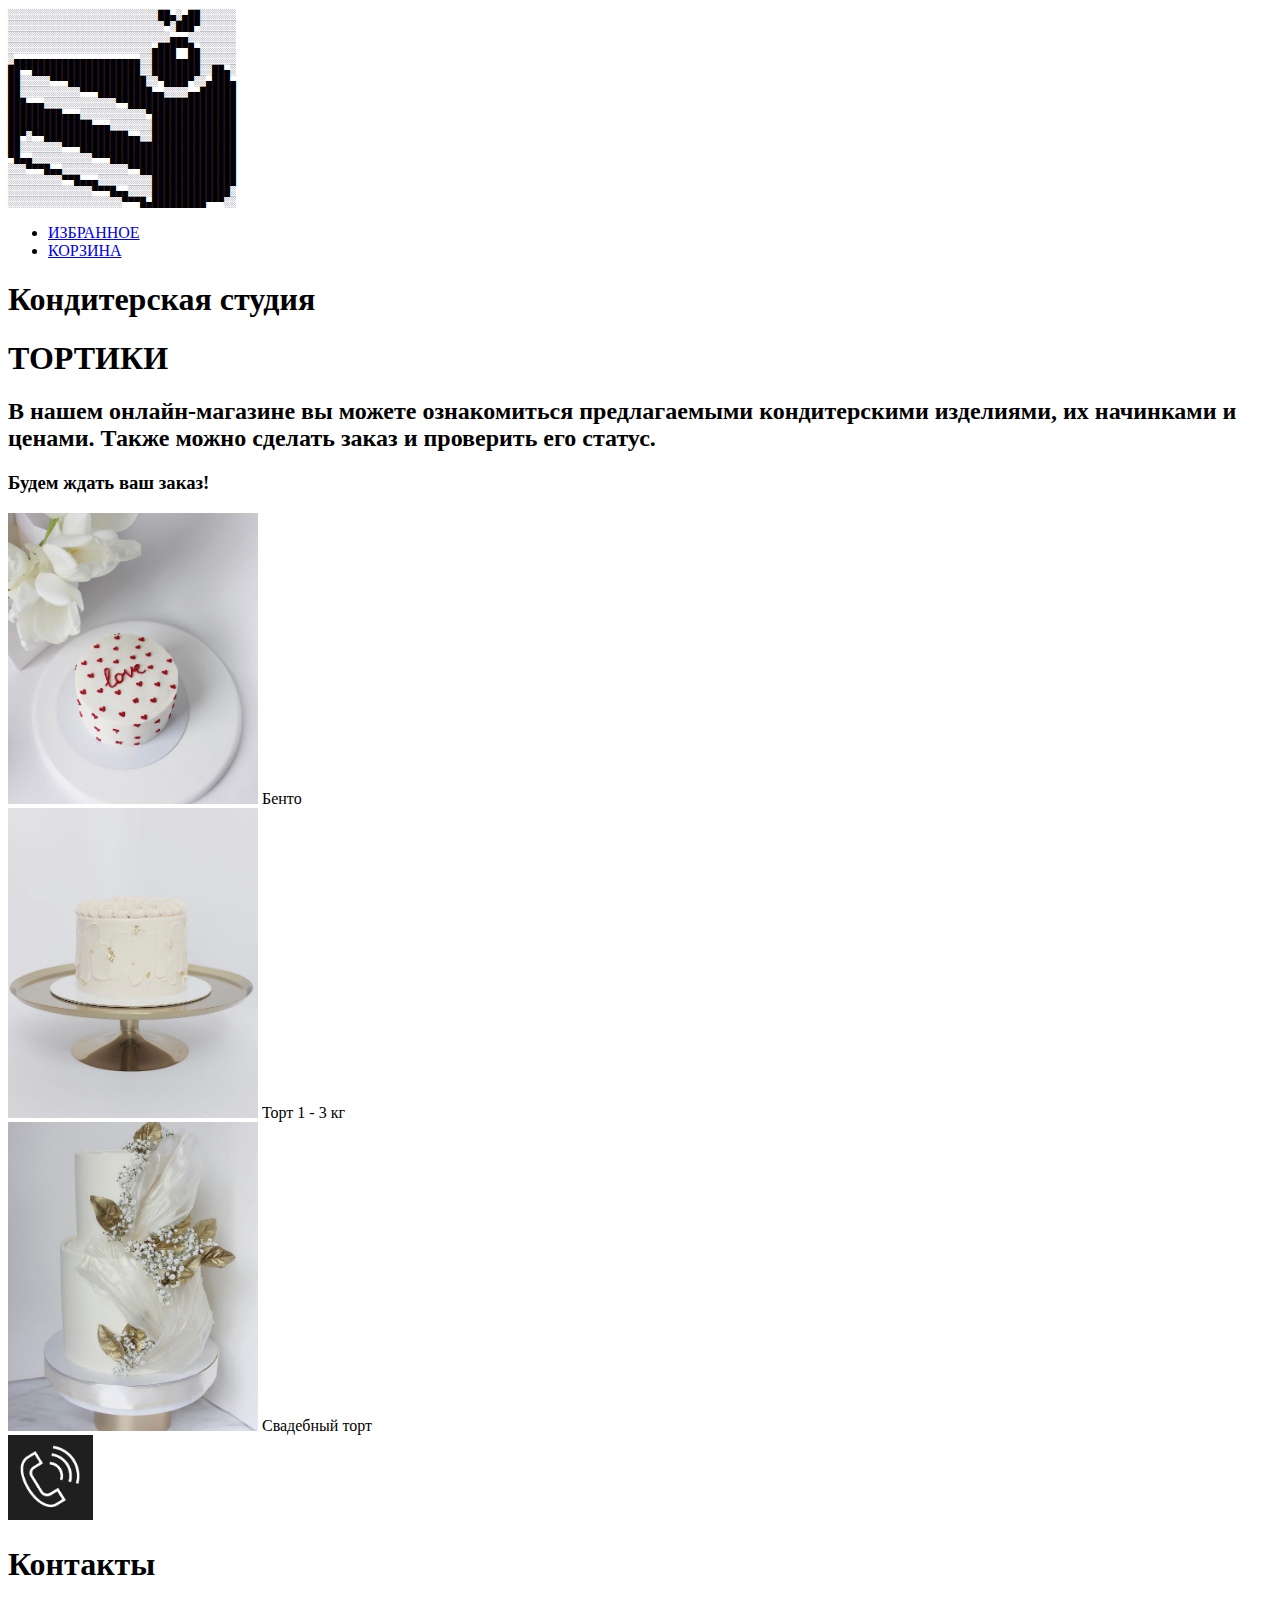
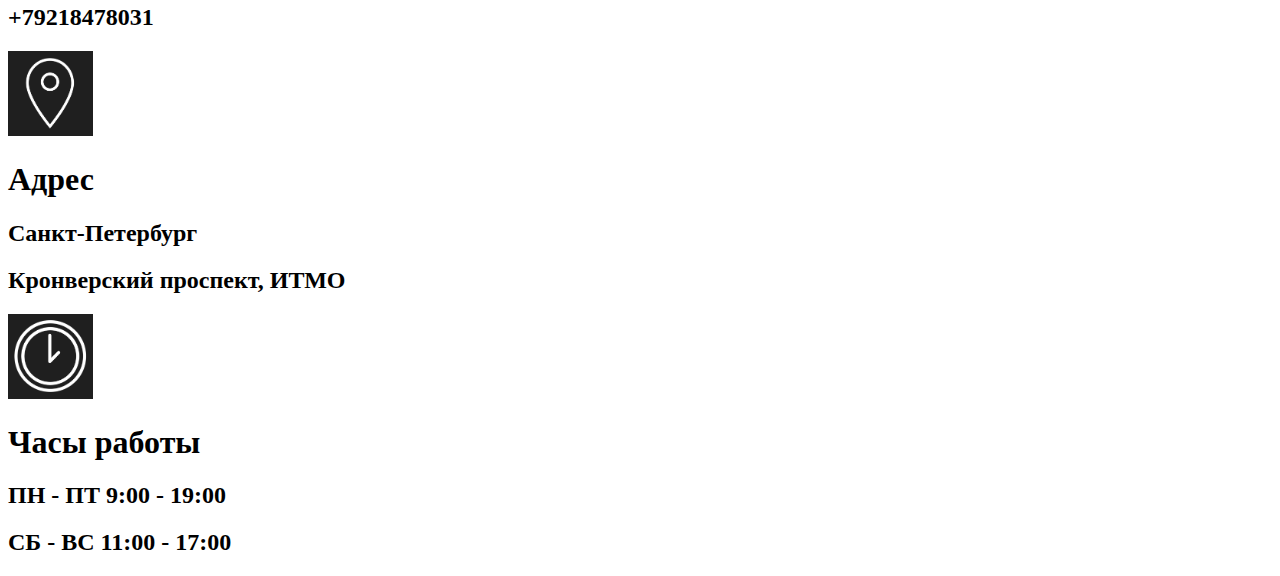
<file: lab-1/index.html>
<!DOCTYPE html>
<html lang="ru">
<head>
    <meta charset="UTF-8">
    <meta name="keywords" content="магазин, кондитерская, торт, сладкое, доставка">
    <title>Кондитерская ТОРТИКИ</title>
</head>
<body>
<header>
    <div>
        <font size="1"><pre>
░░░░░░░░░░░░░░░░░░░░░░░░░██▄░▄██░░░░░░
░░░░░░░░░░░░░░░░░░░░░░░░░░▀░███▀░░░░░░
░░░░░░░░░░░░░░░░░░░░░░░░░░░▄▄▄░░░░░░░░
░░░░░░░░░░░░░░░░░░░░░░░░▄███▀▀█▄░░░░░░
░▄▄▄▄▄▄▄▄▄▄▄▄▄▄▄▄▄▄▄▄▄░░████▄▄██░░░░░░
██▀▀██████████████████░░████████░░██▄░
██░░░░░▀▀▀█████████████░░▀████▀░░▄███▄
██░░░░░░░░░░▀▀▀█████████▄▄░░░░▄▄██████
███▄▄▄░░░░░░░░░░░░▀▀██████████████████
█████████▄▄▄░░░░░░░░░░░▀██████████████
██████████████▄▄▄░░░░░░░██████████████
██▀░▀▀██████████████▄▄░░██████████████
██░░░░░░░▀▀▀██████████████████████████
▀█▄▄░░░░░░░░░░▀▀▀█████████████████████
░░░▀▀▀█▄▄░░░░░░░░░░░▀▀████████████████
░░░░░░░░░▀▀█▄▄▄░░░░░░░░░██████████████
░░░░░░░░░░░░░░▀▀▀█▄▄░░░░█████████████░
░░░░░░░░░░░░░░░░░░░▀▀▀█▄█████████▀▀▀░░</pre></font>
    </div>
    <nav>
        <ul role="list">
            <li><a href="fav.html">ИЗБРАННОЕ</a></li>
            <li><a href="cart.html">КОРЗИНА</a></li>
        </ul>
    </nav>
</header>
<main>
    <div>
        <div>
            <h1>Кондитерская студия</h1>
            <h1>ТОРТИКИ</h1>
            <h2>В нашем онлайн-магазине вы можете ознакомиться предлагаемыми кондитерскими изделиями, их начинками и
                ценами.
                Также можно сделать заказ и проверить его статус.</h2>
            <h3>Будем ждать ваш заказ!</h3>
        </div>
    </div>
    <div>
        <div>
            <a href="bento.html"><img src="img/category/bento.jpg" width="250" alt="Бенто"></a>
            Бенто
        </div>
        <div>
            <a href="regular.html"><img src="img/category/regular.jpg" width="250" alt="Средний размер"></a>
            Торт 1 - 3 кг
        </div>
        <div>
            <a href="wedding.html"><img src="img/category/wedding.jpg" width="250" alt="Свадебный торт"></a>
            Свадебный торт
        </div>
    </div>
</main>
<footer>
    <div>
        <div>
            <img src="img/phone.png" width="85">
            <h1>Контакты</h1>
            <h2>+79218478031</h2>
        </div>
        <div>
            <img src="img/address.png" width="85">
            <h1>Адрес</h1>
            <h2>Санкт-Петербург</h2>
            <h2>Кронверский проспект, ИТМО</h2>
        </div>
        <div>
            <img src="img/hours.png" width="85">
            <h1>Часы работы</h1>
            <h2>ПН - ПТ 9:00 - 19:00</h2>
            <h2>СБ - ВС 11:00 - 17:00</h2>
        </div>
    </div>
</footer>
</body>
</html>
</file>
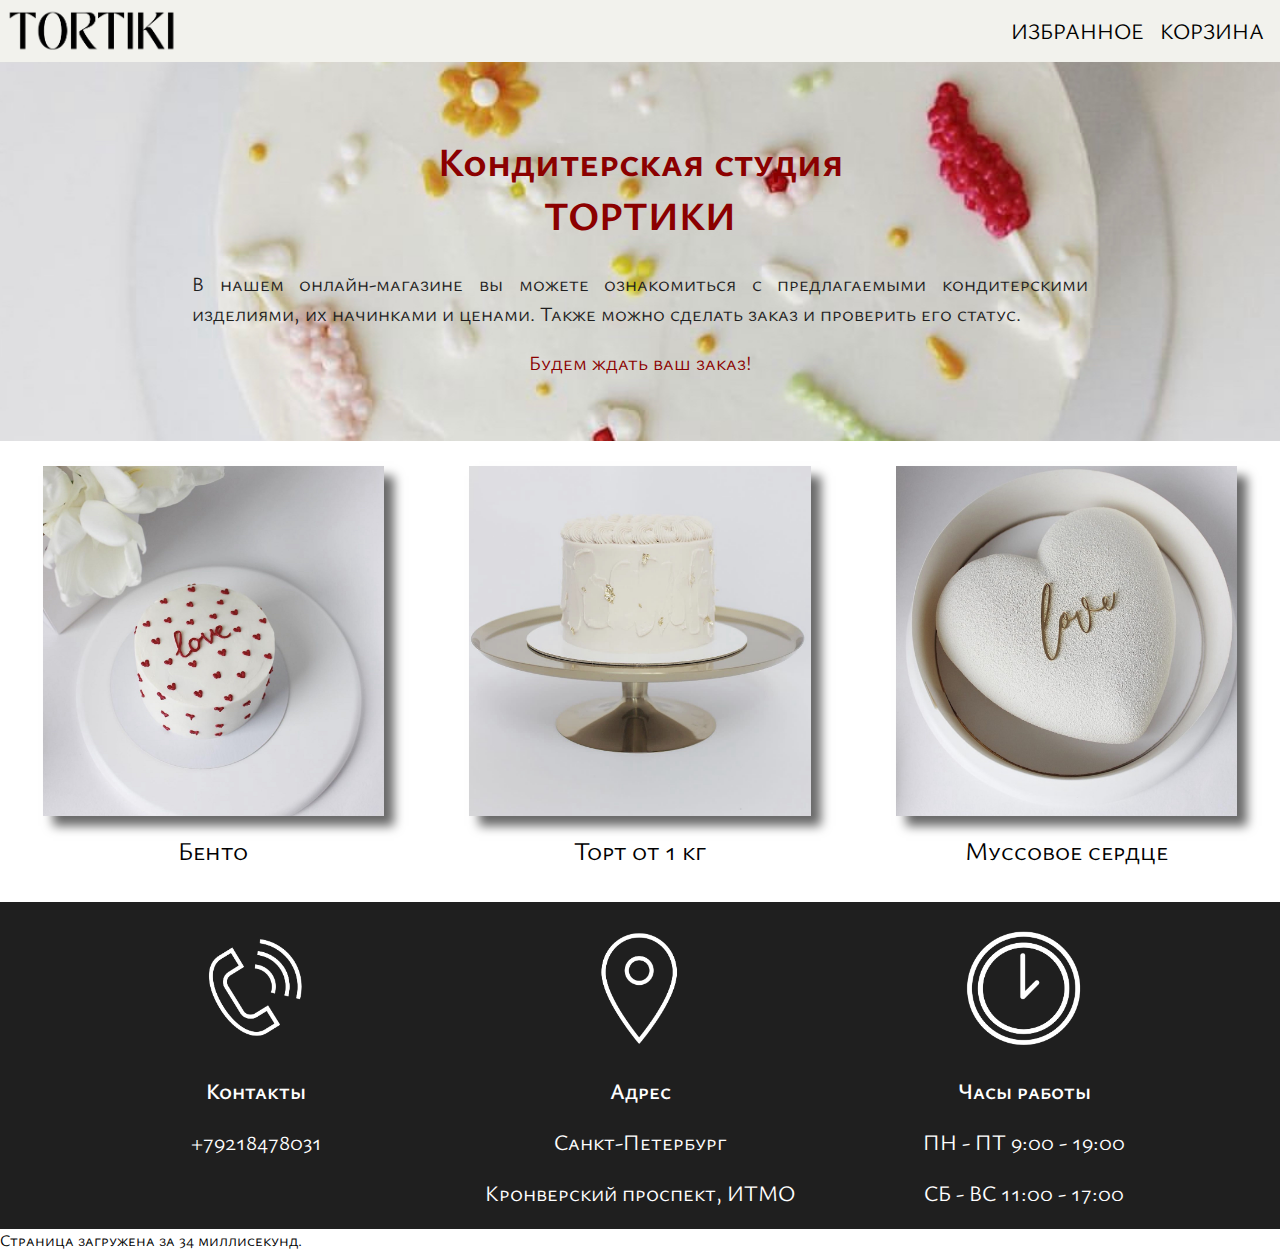
<file: lab-2/index.html>
<!DOCTYPE html>
<html lang="ru">
<head>
    <meta charset="UTF-8">
    <meta name="keywords" content="магазин, кондитерская, торт, сладкое, доставка">
    <link href="css/style.css" rel="stylesheet">
    <link href="https://fonts.googleapis.com/css2?family=Ysabeau+SC:wght@500&display=swap" rel="stylesheet">
    <meta name="viewport" content="width=device-width, initial-scale=1.0">
    <script src="js/load.js" type="text/javascript"></script>
    <title>Кондитерская ТОРТИКИ</title>
</head>
<body>
<header class="menu">
    <div class="logo"><a href="index.html"><img src="img/logo.png" alt="Тортики"></a></div>
    <nav>
        <ul class="nav-menu">
            <li class="nav-menu-li"><div id="menu-fav"><a href="fav.html">ИЗБРАННОЕ</a></div></li>
            <li class="nav-menu-li"><div id="menu-cart"><a href="cart.html">КОРЗИНА</a></div></li>
        </ul>
        <div class="nav-menu-img">
            <div class="nav-menu-img-item"><a><img src="img/fav.png" alt="Избранное"></a></div>
            <div class="nav-menu-img-item"><a><img src="img/cart.png" alt="Избранное"></a></div>
        </div>
        <script src="js/nav.js" type="text/javascript"></script>
    </nav>
</header>
<main>
    <div class="info">
        <div class="info-text">
            <h1>Кондитерская студия <br><span>Тортики</span></h1>
            <p id="info-text-body">В нашем онлайн-магазине вы можете ознакомиться c предлагаемыми кондитерскими изделиями, их начинками и
                ценами.
                Также можно сделать заказ и проверить его статус.</p>
            <p id="info-text-footer">Будем ждать ваш заказ!</p>
        </div>
    </div>
    <div class="catalog">
        <div>
            <div class="catalog-item-inner">
                <a href="bento.html"><img src="img/category/bento.png" alt="Бенто"></a>
                <div class="catalog-item-title">Бенто</div>
            </div>
        </div>
        <div>
            <div class="catalog-item-inner">
                <a href="regular.html"><img src="img/category/regular.png" alt="Средний размер"></a>
                <div class="catalog-item-title">Торт от 1 кг</div>
            </div>
        </div>
        <div>
            <div class="catalog-item-inner">
                <a href="wedding.html"><img src="img/category/mousse.png" alt="Муссовое сердце"></a>
                <div class="catalog-item-title">Муссовое сердце</div>
            </div>
        </div>
    </div>
</main>
<footer>
    <div class="contacts">
        <div class="contacts-item">
            <div class="contacts-image">
                <img src="img/phone.png">
            </div>
            <div class="contacts-item-text">
                <h1>Контакты</h1>
                <p>+79218478031</p>
            </div>
        </div>
        <div class="contacts-item">
            <div class="contacts-image">
                <img src="img/address.png">
            </div>
            <div class="contacts-item-text">
                <h1>Адрес</h1>
                <p>Санкт-Петербург</p>
                <p>Кронверский проспект, ИТМО</p>
            </div>
        </div>
        <div class="contacts-item">
            <div class="contacts-image">
                <img src="img/hours.png">
            </div>
            <div class="contacts-item-text">
                <h1>Часы работы</h1>
                <p>ПН - ПТ 9:00 - 19:00</p>
                <p>СБ - ВС 11:00 - 17:00</p>
            </div>
        </div>
    </div>
    <div id="stats"></div>
</footer>
</body>
</html>
</file>
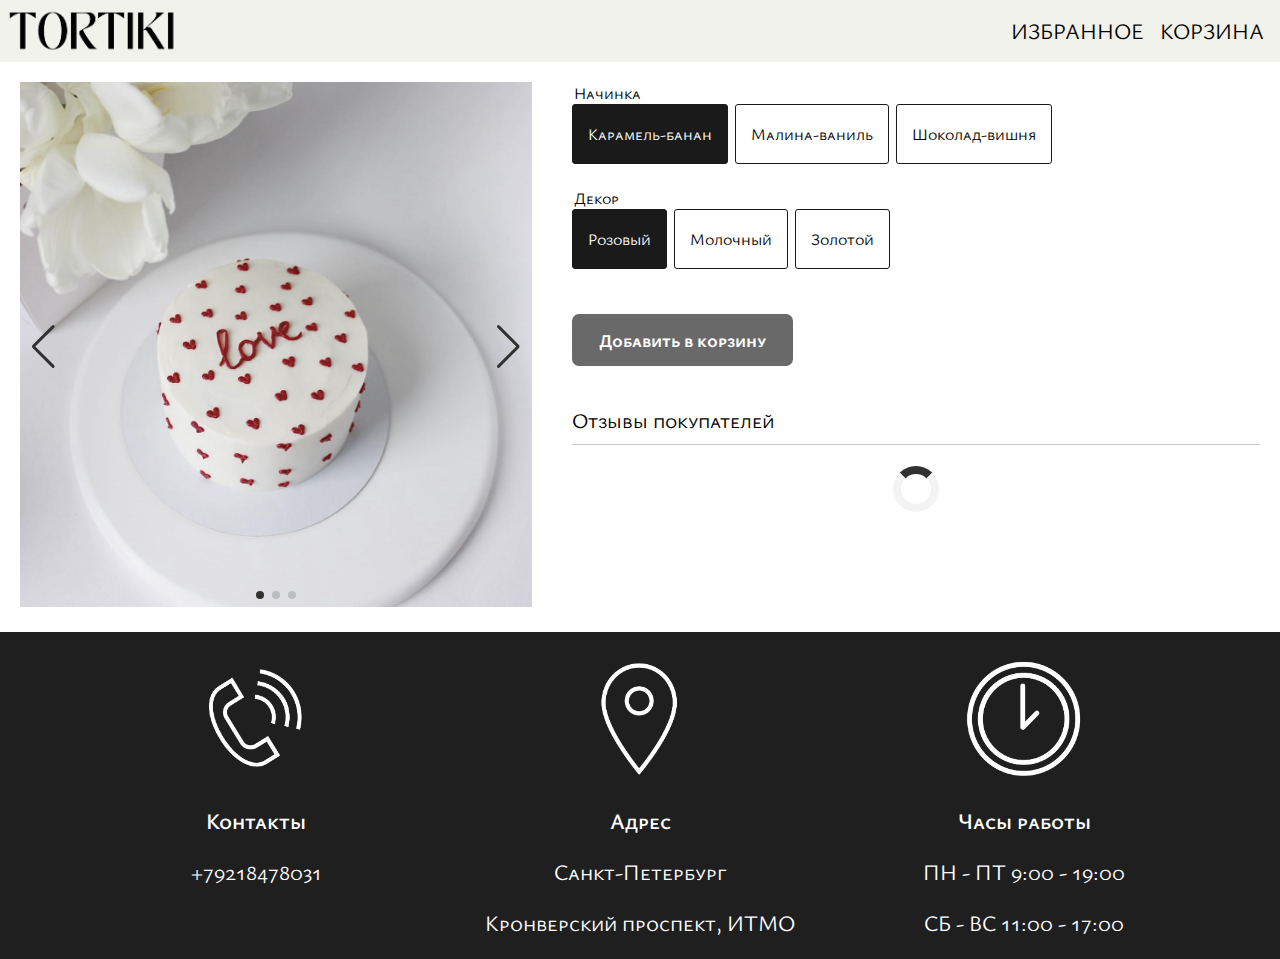
<file: lab-2/bento.html>
<!DOCTYPE html>
<html lang="ru">
<head>
    <meta charset="UTF-8">
    <link href="css/style.css" rel="stylesheet">
    <link href="css/cart-inline.css" rel="stylesheet">
    <link href="css/preloader.css" rel="stylesheet">
    <link href="https://cdn.jsdelivr.net/npm/swiper@11/swiper-bundle.min.css" rel="stylesheet">
    <link href="css/bento.css" rel="stylesheet">
    <script src="https://cdn.jsdelivr.net/npm/swiper@11/swiper-bundle.min.js"></script>
    <link href="https://fonts.googleapis.com/css2?family=Ysabeau+SC:wght@500&display=swap" rel="stylesheet">
    <meta name="viewport" content="width=device-width, initial-scale=1.0">
    <title>Бенто</title>
</head>
<body>
<header class="menu">
    <div class="logo"><a href="index.html"><img src="img/logo.png" alt="Тортики"></a></div>
    <nav>
        <ul class="nav-menu">
            <li class="nav-menu-li">
                <div id="menu-fav"><a href="fav.html">ИЗБРАННОЕ</a></div>
            </li>
            <li class="nav-menu-li">
                <div id="menu-cart"><a href="cart.html">КОРЗИНА</a></div>
            </li>
        </ul>
        <div class="nav-menu-img">
            <div class="nav-menu-img-item"><a><img src="img/fav.png" alt="Избранное"></a></div>
            <div class="nav-menu-img-item"><a><img src="img/cart.png" alt="Избранное"></a></div>
        </div>
        <script src="js/nav.js" type="text/javascript"></script>
    </nav>
</header>
<main>
    <div class="content">
        <div class="content-gallery">
            <div class="swiper">
                <div class="swiper-wrapper">
                    <div class="swiper-slide"><img src="img/bento/bento-milk.png" alt="Молочный бенто"></div>
                    <div class="swiper-slide"><img src="img/bento/bento-pink.png" alt="Розовый бенто"></div>
                    <div class="swiper-slide"><img src="img/bento/bento-gold.png" alt="Золотой бенто"></div>
                </div>
                <div class="swiper-button-prev"></div>
                <div class="swiper-button-next"></div>
                <div class="swiper-pagination"></div>
            </div>
        </div>
        <div class="content-properties">
            <form id="properties">
                <fieldset>
                    <legend>Начинка</legend>
                    <input id="taste1" type="radio" name="taste" value="Карамель-банан" checked>
                    <label for="taste1">Карамель-банан</label>

                    <input id="taste2" type="radio" name="taste" value="Малина-ваниль">
                    <label for="taste2">Малина-ваниль</label>

                    <input id="taste3" type="radio" name="taste" value="Шоколад-вишня">
                    <label for="taste3">Шоколад-вишня</label>
                </fieldset>

                <fieldset>
                    <legend>Декор</legend>
                    <input id="decor1" type="radio" name="decor" value="Розовый" checked>
                    <label for="decor1">Розовый</label>

                    <input id="decor2" type="radio" name="decor" value="Молочный">
                    <label for="decor2">Молочный</label>

                    <input id="decor3" type="radio" name="decor" value="Золотой">
                    <label for="decor3">Золотой</label>
                </fieldset>
                <br>
                <button type="submit">Добавить в корзину</button>
            </form>
            <div class="content-comments">
                <p class="content-comments-title">Отзывы покупателей</p>
                <div class="preloader">
                    <div class="loader"></div>
                </div>
                <template id="content-comment-template">
                    <div class="comment-info">
                        <div class="comment-header">
                            <p class="comment-rating"></p>
                            <p class="comment-title"></p>
                            <p class="comment-name-date"></p>
                        </div>
                        <div class="comment-text"></div>
                    </div>
                </template>
                <template id="content-error-template">
                    <div class="comment-error">Что-то пошло не так...</div>
                </template>
                <script src="js/comments.js" type="text/javascript"></script>
            </div>
        </div>
    </div>
    <div class="cart-container-hidden">
        <div class="cart-companion"></div>
        <div class="cart">
            <div class="cart-header">
                <div>
                    <h1>Корзина</h1>
                    <button onclick="closeCart()">Закрыть</button>
                </div>
            </div>
            <div class="cart-content"></div>
            <div class="cart-footer">
                <div class="cart-total">Итого: <span id="total-value"></span></div>
                <button>Оформить заказ</button>
            </div>
            <template id="cart-item-template">
                <div class="cart-item">
                    <div class="cart-item-image">
                        <img class="cart-item-image-inner" src="">
                    </div>
                    <div>
                        <div class="cart-item-title"></div>
                        <div class="cart-item-price"></div>
                        <div class="cart-item-options"></div>
                        <button class="cart-item-button" id="" onclick="removeItem(event)">Удалить</button>
                    </div>
                </div>
            </template>
        </div>
    </div>
    <script src="js/bento.js" type="text/javascript"></script>
</main>
<footer>
    <div class="contacts">
        <div class="contacts-item">
            <div class="contacts-image">
                <img src="img/phone.png">
            </div>
            <div class="contacts-item-text">
                <h1>Контакты</h1>
                <p>+79218478031</p>
            </div>
        </div>
        <div class="contacts-item">
            <div class="contacts-image">
                <img src="img/address.png">
            </div>
            <div class="contacts-item-text">
                <h1>Адрес</h1>
                <p>Санкт-Петербург</p>
                <p>Кронверский проспект, ИТМО</p>
            </div>
        </div>
        <div class="contacts-item">
            <div class="contacts-image">
                <img src="img/hours.png">
            </div>
            <div class="contacts-item-text">
                <h1>Часы работы</h1>
                <p>ПН - ПТ 9:00 - 19:00</p>
                <p>СБ - ВС 11:00 - 17:00</p>
            </div>
        </div>
    </div>
</footer>
</body>
</html>
</file>
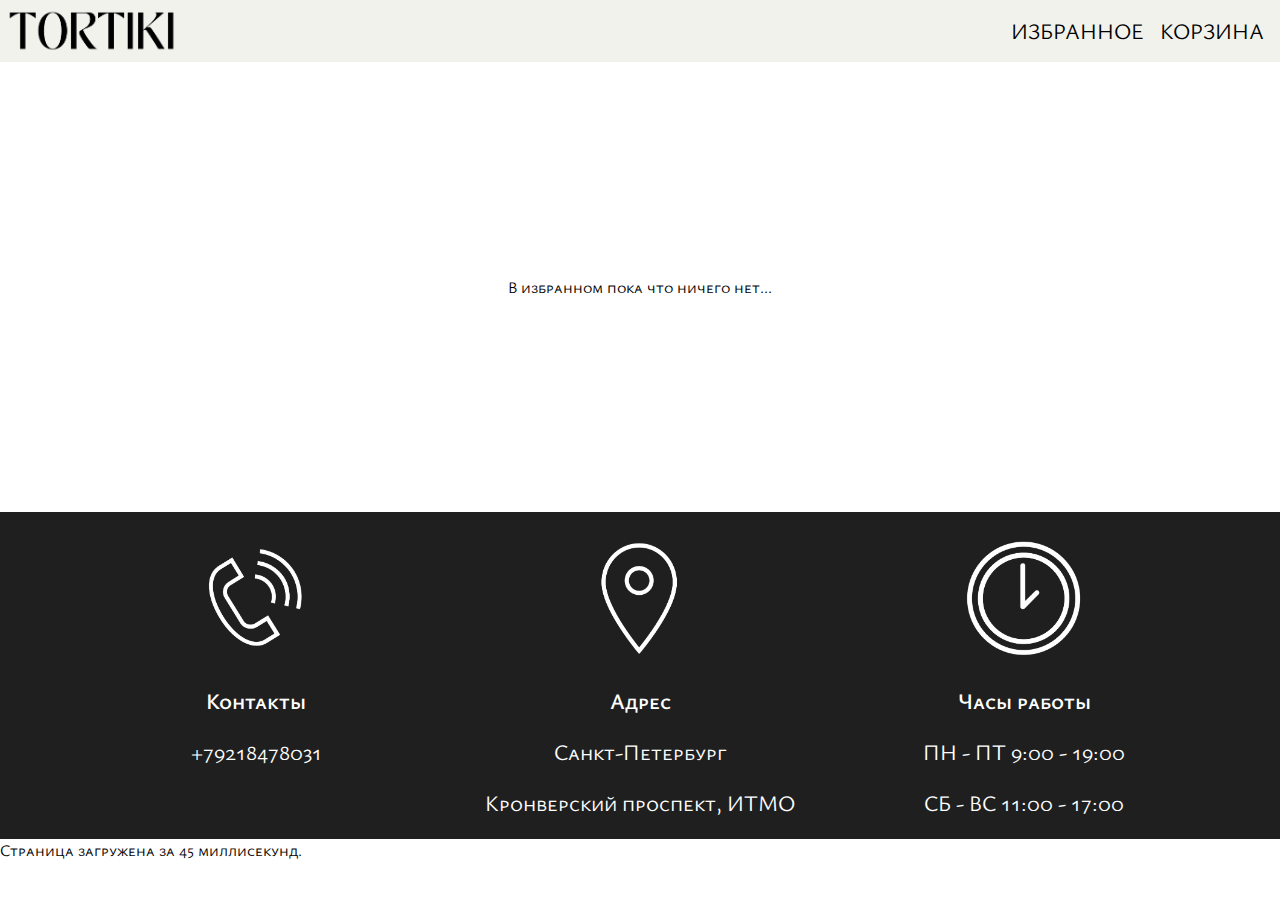
<file: lab-2/fav.html>
<!DOCTYPE html>
<html lang="ru">
<head>
    <meta charset="UTF-8">
    <link href="css/style.css" rel="stylesheet">
    <link href="css/fav.css" rel="stylesheet">
    <link href="css/cart-inline.css" rel="stylesheet">
    <link href="https://fonts.googleapis.com/css2?family=Ysabeau+SC:wght@500&display=swap" rel="stylesheet">
    <meta name="viewport" content="width=device-width, initial-scale=1.0">
    <script src="js/load.js" type="text/javascript"></script>
    <title>Избранное</title>
</head>
<body>
<header class="menu">
    <div class="logo"><a href="index.html"><img src="img/logo.png" alt="Тортики"></a></div>
    <nav>
        <ul class="nav-menu">
            <li class="nav-menu-li"><div id="menu-fav"><a href="fav.html">ИЗБРАННОЕ</a></div></li>
            <li class="nav-menu-li"><div id="menu-cart"><a href="cart.html">КОРЗИНА</a></div></li>
        </ul>
        <div class="nav-menu-img">
            <div class="nav-menu-img-item"><a><img src="img/fav.png" alt="Избранное"></a></div>
            <div class="nav-menu-img-item"><a><img src="img/cart.png" alt="Избранное"></a></div>
        </div>
        <script src="js/nav.js" type="text/javascript"></script>
    </nav>
</header>
<main>
    <div class="fav-empty">
        В избранном пока что ничего нет...
    </div>
</main><footer>
    <div class="contacts">
        <div class="contacts-item">
            <div class="contacts-image">
                <img src="img/phone.png">
            </div>
            <div class="contacts-item-text">
                <h1>Контакты</h1>
                <p>+79218478031</p>
            </div>
        </div>
        <div class="contacts-item">
            <div class="contacts-image">
                <img src="img/address.png">
            </div>
            <div class="contacts-item-text">
                <h1>Адрес</h1>
                <p>Санкт-Петербург</p>
                <p>Кронверский проспект, ИТМО</p>
            </div>
        </div>
        <div class="contacts-item">
            <div class="contacts-image">
                <img src="img/hours.png">
            </div>
            <div class="contacts-item-text">
                <h1>Часы работы</h1>
                <p>ПН - ПТ 9:00 - 19:00</p>
                <p>СБ - ВС 11:00 - 17:00</p>
            </div>
        </div>
    </div>
    <div id="stats"></div>
</footer>
<script>
    const menu = document.getElementById('menu-fav');
    menu.classList.toggle('menu-active');
</script>
</body>
</file>
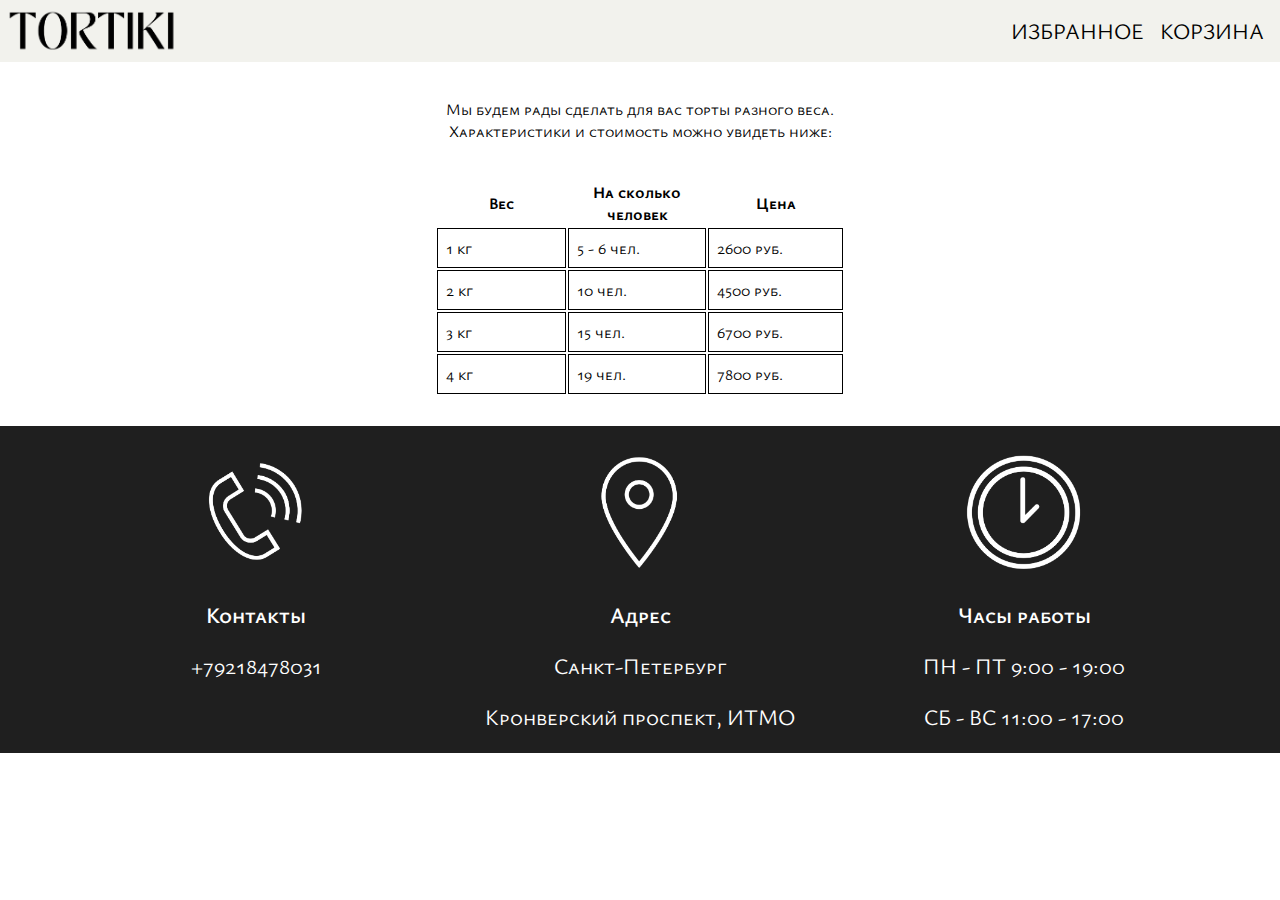
<file: lab-2/regular.html>
<!DOCTYPE html>
<html lang="ru">
<head>
    <meta charset="UTF-8">
    <link href="css/style.css" rel="stylesheet">
    <link href="css/reg.css" rel="stylesheet">
    <link href="css/cart-inline.css" rel="stylesheet">
    <link href="https://fonts.googleapis.com/css2?family=Ysabeau+SC:wght@500&display=swap" rel="stylesheet">
    <meta name="viewport" content="width=device-width, initial-scale=1.0">
    <title>Торт от 1 кг</title>
</head>
<body>
    <header class="menu">
        <div class="logo"><a href="index.html"><img src="img/logo.png" alt="Тортики"></a></div>
        <nav>
            <ul class="nav-menu">
                <li class="nav-menu-li"><div id="menu-fav"><a href="fav.html">ИЗБРАННОЕ</a></div></li>
                <li class="nav-menu-li"><div id="menu-cart"><a href="cart.html">КОРЗИНА</a></div></li>
            </ul>
            <div class="nav-menu-img">
                <div class="nav-menu-img-item"><a><img src="img/fav.png" alt="Избранное"></a></div>
                <div class="nav-menu-img-item"><a><img src="img/cart.png" alt="Избранное"></a></div>
            </div>
            <script src="js/nav.js" type="text/javascript"></script>
        </nav>
    </header>
    <main>
        <div class="content">
            <div class="price-info">
                <p>Мы будем рады сделать для вас торты разного веса.<br>Характеристики и стоимость можно увидеть ниже:</p>
            </div>
            <div class="prices">
                <table>
                    <tr>
                        <th>Вес</th>
                        <th>На сколько человек</th>
                        <th>Цена</th>
                    </tr>
                    <tr>
                        <td>1 кг</td>
                        <td>5 - 6 чел.</td>
                        <td>2600 руб.</td>
                    </tr>
                    <tr>
                        <td>2 кг</td>
                        <td>10 чел.</td>
                        <td>4500 руб.</td>
                    </tr>
                    <tr>
                        <td>3 кг</td>
                        <td>15 чел.</td>
                        <td>6700 руб.</td>
                    </tr>

                    <tr>
                        <td>4 кг</td>
                        <td>19 чел.</td>
                        <td>7800 руб.</td>
                    </tr>
                </table>
            </div>
    </div>
    </main>
    <footer>
        <div class="contacts">
            <div class="contacts-item">
                <div class="contacts-image">
                    <img src="img/phone.png">
                </div>
                <div class="contacts-item-text">
                    <h1>Контакты</h1>
                    <p>+79218478031</p>
                </div>
            </div>
            <div class="contacts-item">
                <div class="contacts-image">
                    <img src="img/address.png">
                </div>
                <div class="contacts-item-text">
                    <h1>Адрес</h1>
                    <p>Санкт-Петербург</p>
                    <p>Кронверский проспект, ИТМО</p>
                </div>
            </div>
            <div class="contacts-item">
                <div class="contacts-image">
                    <img src="img/hours.png">
                </div>
                <div class="contacts-item-text">
                    <h1>Часы работы</h1>
                    <p>ПН - ПТ 9:00 - 19:00</p>
                    <p>СБ - ВС 11:00 - 17:00</p>
                </div>
            </div>
        </div>
    </footer>
    </body>
    </html>
</file>
<file: lab-2/css/style.css>
html, body {
    margin: 0;
    font-family: 'Ysabeau SC', sans-serif;
}

.menu {
    position: fixed;
    z-index: 2;
    background: rgb(242 242 237);
    height: 62px;
    width: 100%;
}

@media (max-width: 500px) {
    .menu {
        position: fixed;
        z-index: 2;
        background: rgb(0 0 0);
        height: 62px;
        width: 100%;
    }
}

.menu nav {
    display: inline;
    float: right;
}

.nav-menu {
    display: flex;
    list-style: none;
}

.nav-menu-li a {
    text-decoration: none; /* ссылки без подчеркиваний */
}

.nav-menu-li a:link, a:visited {
    color: black;
}

.nav-menu-li a:hover {
    color: darkred;
    text-decoration: underline;
}

.menu-nav-active a {
    color: goldenrod;
}

.nav-menu-img-item img {
    height: 38px;
    margin-top: 12px;
    margin-left: 5px;
    margin-right: 7px;
}

.nav-menu-img-item {
    display: inline;
}

@media (min-width: 501px) {
    .nav-menu-img {
        display: none;
    }
}

.logo {
    display: inline-block;
}

.logo img {
    height: 48px;
    margin-top: 7px;
    margin-left: 5px;
}

@media (max-width: 500px) {
    .logo img {
        display: none;
    }
}

ul.nav-menu li {
    display: inline; /* строчный элемент */
    font-size: 22px;
    color: black;
    font-weight: 400;
    margin-right: 16px;
}

@media (max-width: 500px) {
    .nav-menu {
        display: none;
    }
}

.info {
    top: 62px;
    position: relative;
    margin-bottom: 62px;
    background-image: url("../img/background-info.jpg");
    background-position: center;
    background-repeat: no-repeat;
    background-size: 1500px;
}

.info-text {
    font-size: 20px;
    font-weight: 500;
    padding: 45px 15%;
    color: rgb(31 31 31);
}

.info-text > *:nth-child(2n + 1) { /* стиль для нечетных строк таблицы */
    color: darkred;
}

@media (max-width: 700px) {
    .info-text {
        font-size: 3vw;
    }
}

@media (max-width: 500px) {
    .info-text {
        font-size: 5vw;
    }
}

.info-text span {
    text-transform: uppercase;
}

.info-text h1 {
    text-align: center;
    position: sticky; /* заголовок таблицы */
}

#info-text-body {
    line-height: 150%;
    text-align: justify;
}

#info-text-footer {
    text-align: center;
}

.info-text p {
    font-weight: 400;
    text-align: justify;
}

.catalog {
    padding: 25px 0;
    display: grid;
    grid-template-columns: repeat(3, 1fr); /* количество колонок таблицы */
    align-items: center;
    background: white;
    height: 100%;
    text-align: center;
}

@media (max-width: 500px) {
    .catalog {
        grid-auto-rows: 33%;
        grid-template-columns: repeat(1, 1fr); /* количество колонок таблицы */
        height: 100%;
    }
}

.catalog-item-inner img {
    max-width: 100%;
    box-shadow: 10px 10px 10px dimgray;
}

.catalog-item-inner {
    position: relative;
    margin: 0 auto; /* центрирование по горизонтали */
    width: 80%;
    font-size: 2vw;
}

.catalog-item-inner:hover {
    text-decoration: underline;
}

.catalog-item-inner:hover img {
    box-shadow: 10px 10px 10px #313131;
}

@media (max-width: 850px) {
    .catalog-item-inner {
        font-size: 3vw;
    }
}

@media (max-width: 500px) {
    .catalog-item-inner {
        font-size: 6vw;
    }
}

.catalog-item-title {
    margin: 10px 0;
}

.contacts {
    display: flex;
    justify-items: center;
    justify-content: center;
    margin: 0;
    background: rgb(31 31 31);
    padding-left: 5%;
    padding-right: 5%;
    color: white;
    text-align: center;
}

.contacts-item {
    display: block;
    margin-top: 20px;
}

.contacts-item-text {
    display: block;
}

.contacts img {
    max-width: 35%;
}

@media (max-width: 700px) {
    .contacts {
        flex-direction: column;
        gap: 25px;
    }

    .contacts-item {
        display: flex;
        margin: 0;
    }

    .contacts-image {
        display: flex;
        justify-content: center;
        align-items: center;
        flex: 1;
    }

    .contacts-image img {
        max-width: 45%;
    }

    .contacts-item-text {
        width: 66%;
    }
}

@media (max-width: 600px) {
    .contacts-image img {
        max-width: 58%;
    }
}

@media (max-width: 500px) {
    .contacts-image img {
        max-width: 75%;
    }
}

.contacts h1 {
    font-weight: 600;
    font-size: 22px;
}

@media (max-width: 700px)
{
    .contacts h1 {
        font-size: 3vw;
    }
}

@media (max-width: 600px)
{
    .contacts h1 {
        font-size: 4vw;
    }
}

.contacts p {
    font-size: 22px;
}

@media (max-width: 700px) {
    .contacts p {
        font-size: 3vw;
    }
}

@media (max-width: 600px) {
    .contacts p {
        font-size: 4vw;
    }
}
</file>
<file: lab-2/css/cart-inline.css>
.cart-container-hidden {
    display: none;
}

.cart-container-visible {
    top: 0;
    left: 0;
    position: absolute;
    z-index: 3;
    width: 100%;
    height: 100%;
}

.cart-companion {
    position: fixed;
    z-index: 3;
    top: 0;
    left: 0;
    width: 100%;
    height: 100%;
    background: rgba(196, 196, 196, .7);
}

.cart {
    display: grid;
    grid-template-columns: repeat(1, 1fr);
    grid-template-rows: auto 1fr auto;
    position: fixed;
    z-index: 4;
    top: 0;
    right: 0;
    bottom: 0;
    background-color: white;
    width: calc(100vw - 30px);
    max-width: 750px;
    height: 100%;
}

.cart-header {
    padding: 20px;
}

.cart-header div {
    display: flex;
    justify-content: space-between;
    align-items: flex-end;
    padding-bottom: 20px;
    border-bottom: 1px solid #cac9c9;
}

.cart-header h1 {
    margin: 0;
}

.cart-header button {
    font-family: 'Ysabeau SC', sans-serif;
    font-size: large;
    background: none;
    border: none;
    padding: 0;
    cursor: pointer;
}

.cart-header button:hover {
    text-decoration: underline;
}

.cart-content {
    padding: 20px;
    overflow-y: scroll;
    display: flex;
    flex-direction: column;
}

/* класс для добавленных в корзину элементов */
.cart-item {
    display: flex;
    max-width: 100%;
    margin-bottom: 17px;
    align-items: center;
    width: 100%;
}

/* класс для картинки товара в корзине */
.cart-item-image {
    position: relative;
    flex-shrink: 0;
    margin-right: 15px;
    width: 25%;
}

.cart-item-image img {
    max-width: 100%;
}

.cart-item-title {
    font-size: 1.5em;
    color: black;
}

.cart-item-options {
    font-size: 1.25em;
    margin-top: 5px;
    color: dimgray;
}

.cart-item-price {
    font-size: 1.25em;
    font-weight: 800;
}

.cart-item button {
    font-family: 'Ysabeau SC', sans-serif;
    font-size: 1.25em;
    margin-top: 20px;
    background: none;
    border: none;
    padding: 0;
    cursor: pointer;
}

.cart-item button:hover {
    text-decoration: underline;
}

.cart-empty {
    height: 50vh;
    display: flex;
    justify-content: center;
    align-items: center;
}

.cart-footer {
    padding: 20px;
}

.cart-total {
    border-top: 1px solid #cac9c9;
    padding-top: 20px;
    font-size: 1.25em;
    margin-bottom: 20px;
}

.cart-footer button {
    font-family: 'Ysabeau SC', sans-serif;
    font-size: large;
    display: inline-flex;
    cursor: pointer;
    padding: 5px 27px;
    align-items: center;
    justify-content: center;
    height: 52px;
    font-weight: 700;
    background: dimgray;
    color: white;
    border-radius: 7px;
    border: 0;
    text-align: center;
    position: relative;
    overflow: hidden;
    appearance: none;
    width: 50%;
}

.cart-footer button:hover {
    background: #1a1a1a;
}
</file>
<file: lab-2/css/preloader.css>
.preloader {
    background-color: #fff;
    display: flex;
    justify-content: center;
    align-items: center;
    z-index: 1000;
    /*margin: 40px 0;*/
}

.loader {
    border: 8px solid #f3f3f3;
    border-top: 8px solid #313131;
    border-radius: 50%;
    width: 30px;
    height: 30px;
    animation: spin 1s linear infinite;
}

@keyframes spin {
    0% { transform: rotate(0deg); }
    100% { transform: rotate(360deg); }
}
</file>
<file: lab-2/css/bento.css>
.content {
    display: flex;
    top: 62px;
    position: relative;
    margin-bottom: 62px;
}

@media (max-width: 500px) {
    .content {
        flex-direction: column;
    }
}

.content-gallery {
    margin: 20px;
    min-width: 250px;
    max-width: 40%;
}

@media (max-width: 500px) {
    .content-gallery {
        max-width: 100%;
    }
}

.swiper-slide img {
    max-width: 100%;
}

.swiper-button-next, .swiper-button-prev {
    color: #313131;
}

.swiper-pagination-bullet {
    background-color:  #313131;
}

.content-properties {
    max-height: 500px;
    overflow-y: scroll;
    flex: 1;
}

#properties {
    margin: 20px;
}

.content-comments {
    margin: 40px 20px;
}

.content-comments-title {
    font-size: 1.3em;
    padding-bottom: 10px;
    border-bottom: 1px solid #cac9c9;
}

#properties fieldset {
    padding: 0;
    border: 0;
    margin: 0 0 20px;
}

#properties input[type="radio"] {
    display: none;
}

#properties label {
    display: inline-flex;
    align-items: center;
    justify-content: center;
    padding: 5px 15px;
    border: 1px solid #1a1a1a;
    width: auto;
    min-width: 48px;
    height: 48px;
    border-radius: 3px;
    margin-right: 3px;
    margin-bottom: 3px;
    cursor: pointer;
}

#properties input[type="radio"]:checked + label {
    background: #1a1a1a;
    color: white;
}

#properties button {
    font-family: 'Ysabeau SC', sans-serif;
    font-size: large;
    display: inline-flex;
    cursor: pointer;
    padding: 5px 27px;
    align-items: center;
    justify-content: center;
    height: 52px;
    font-weight: 700;
    background: dimgray;
    color: white;
    border-radius: 7px;
    border: 0;
    text-align: center;
    position: relative;
    overflow: hidden;
    appearance: none;
}

#properties button:hover {
    background: #1a1a1a;
}

.comment-info {
    margin-bottom: 15px;
}

.comment-info p {
    margin: 5px 0;
}
.comment-title p {
    font-size: 1.3em;
}

.comment-name-date {
    color: #313131;
}

.comment-text {
    color: rgb(128, 128, 128);
    padding-bottom: 10px;
    border-bottom: 1px solid #cac9c9;
}

.comment-error {
    color: rgb(128, 128, 128);
}
</file>
<file: lab-2/css/fav.css>
.fav-empty {
    top: 62px;
    position: relative;
    height: 50vh;
    margin-bottom: 62px;
    display: flex;
    justify-content: center;
    align-items: center;
}
</file>
<file: lab-2/css/reg.css>
.content {
    top: 62px;
    position: relative;
    margin-bottom: 62px;
    padding-bottom: 30px;
}

.price-info {
    text-align: center;
    margin: 0;
    padding: 20px 0;
}

.prices {
    margin-left: auto;
    margin-right: auto;
    width: 32%;
}

.table {
    margin: 0 auto;
    border-collapse: collapse;
}

.th, td {
    border: 1px solid black;
    padding: 8px;
    text-align: left;
    width: 150px;
}
</file>
